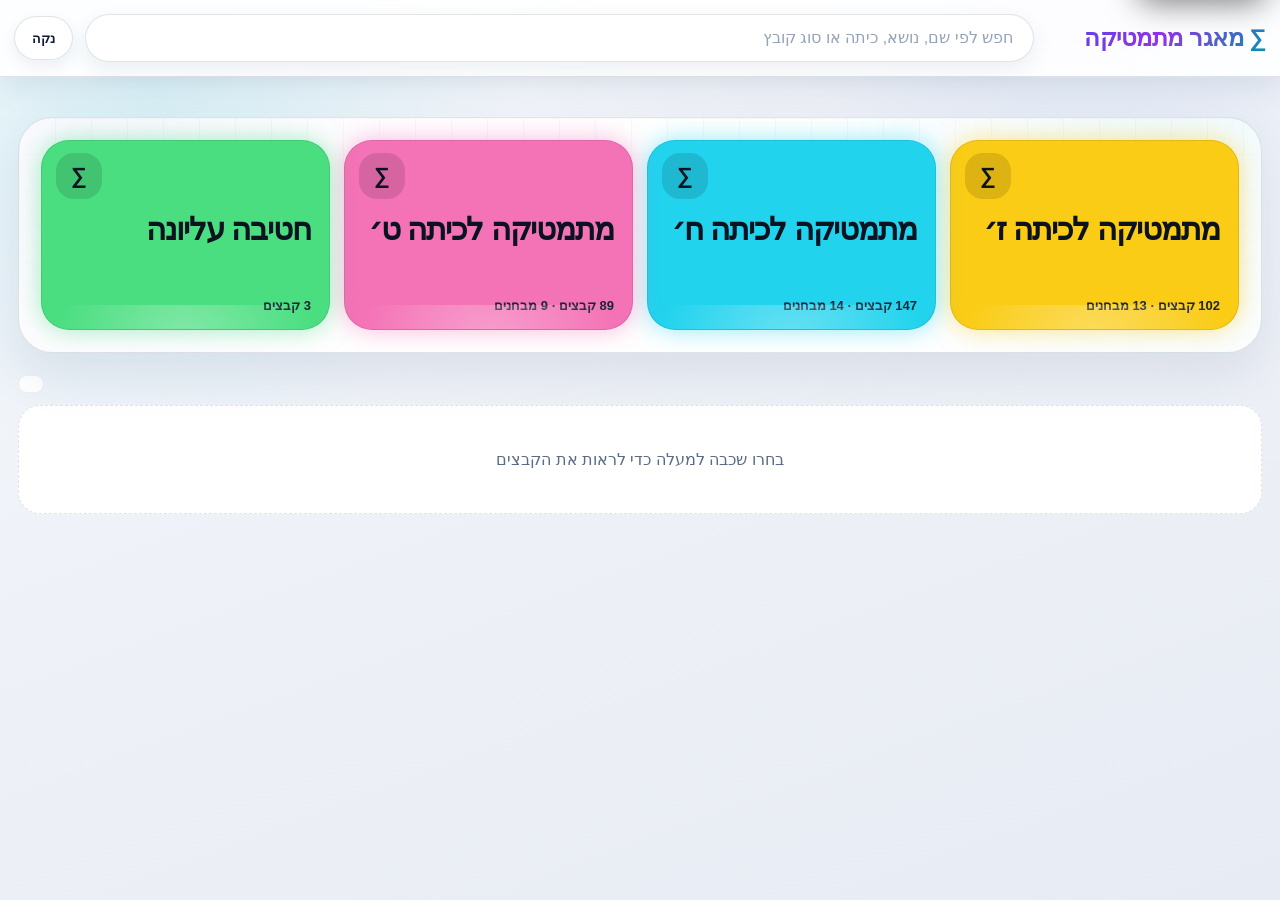
<file: index.html>
<!doctype html>
<html lang="he" dir="rtl">
<head>
  <meta charset="utf-8">
  <meta name="viewport" content="width=device-width,initial-scale=1,viewport-fit=cover">
  <meta name="theme-color" content="#eef1f7">
  <meta name="color-scheme" content="light">
  <meta name="apple-mobile-web-app-capable" content="yes">
  <meta name="apple-mobile-web-app-status-bar-style" content="black-translucent">
  <title>מאגר מתמטיקה</title>
  <meta name="description" content="מאגר קבצי מתמטיקה עם צפייה מוטמעת, פתיחה בכרטיסייה, הורדה ושיתוף">
  <link rel="stylesheet" href="assets/site.css">
  <link rel="stylesheet" href="assets/site-premium-nav.css">
  <link rel="stylesheet" href="assets/site-highschool-units.css">
  <link rel="stylesheet" href="assets/site-direct-tasks.css">
</head>
<body>
  <noscript>
    <div style="padding:3rem;text-align:center;color:white;background:#07111f;min-height:100vh;direction:rtl;font-family:Arial,sans-serif">
      יש להפעיל JavaScript כדי להשתמש במאגר הקבצים.
    </div>
  </noscript>

  <header class="top">
    <div class="bar">
      <div>
        <div class="brand">∑ מאגר מתמטיקה</div>
      </div>
      <input id="q" class="q" type="search" placeholder="חפש לפי שם, נושא, כיתה או סוג קובץ" autocomplete="off">
      <button id="clear" class="btn">נקה</button>
    </div>
  </header>

  <div class="wrap">
    <section id="filters"></section>

    <div class="head">
      <h2 id="ttl">טוען...</h2>
      <span id="meta"></span>
    </div>

    <main id="app" class="load">טוען קבצים...</main>
  </div>

  <div id="modal" class="modal" role="dialog" aria-modal="true" aria-labelledby="mt" aria-describedby="ms">
    <div class="panel">
      <div class="mh">
        <div>
          <div id="mt" class="mt">קובץ</div>
          <div id="ms" class="sub">צפייה מוטמעת</div>
        </div>
        <div class="ma">
          <a id="mo" class="act" target="_blank" rel="noopener noreferrer">↗ פתח</a>
          <a id="md" class="act down">⬇ הורדה</a>
          <button id="x" class="x" aria-label="סגור">×</button>
        </div>
      </div>
      <div class="vw">
        <iframe id="viewer" class="viewer" title="תצוגת קובץ"></iframe>
      </div>
    </div>
  </div>

  <script src="assets/site.js"></script>
  <script src="assets/site-direct-tasks.js"></script>
  <script src="assets/site-url-state.js"></script>
  <script src="assets/site-deeplink.js"></script>
  <script src="assets/site-share.js"></script>
  <script src="assets/site-modal-share.js"></script>
  <script src="assets/site-help.js"></script>
</body>
</html>
</file>
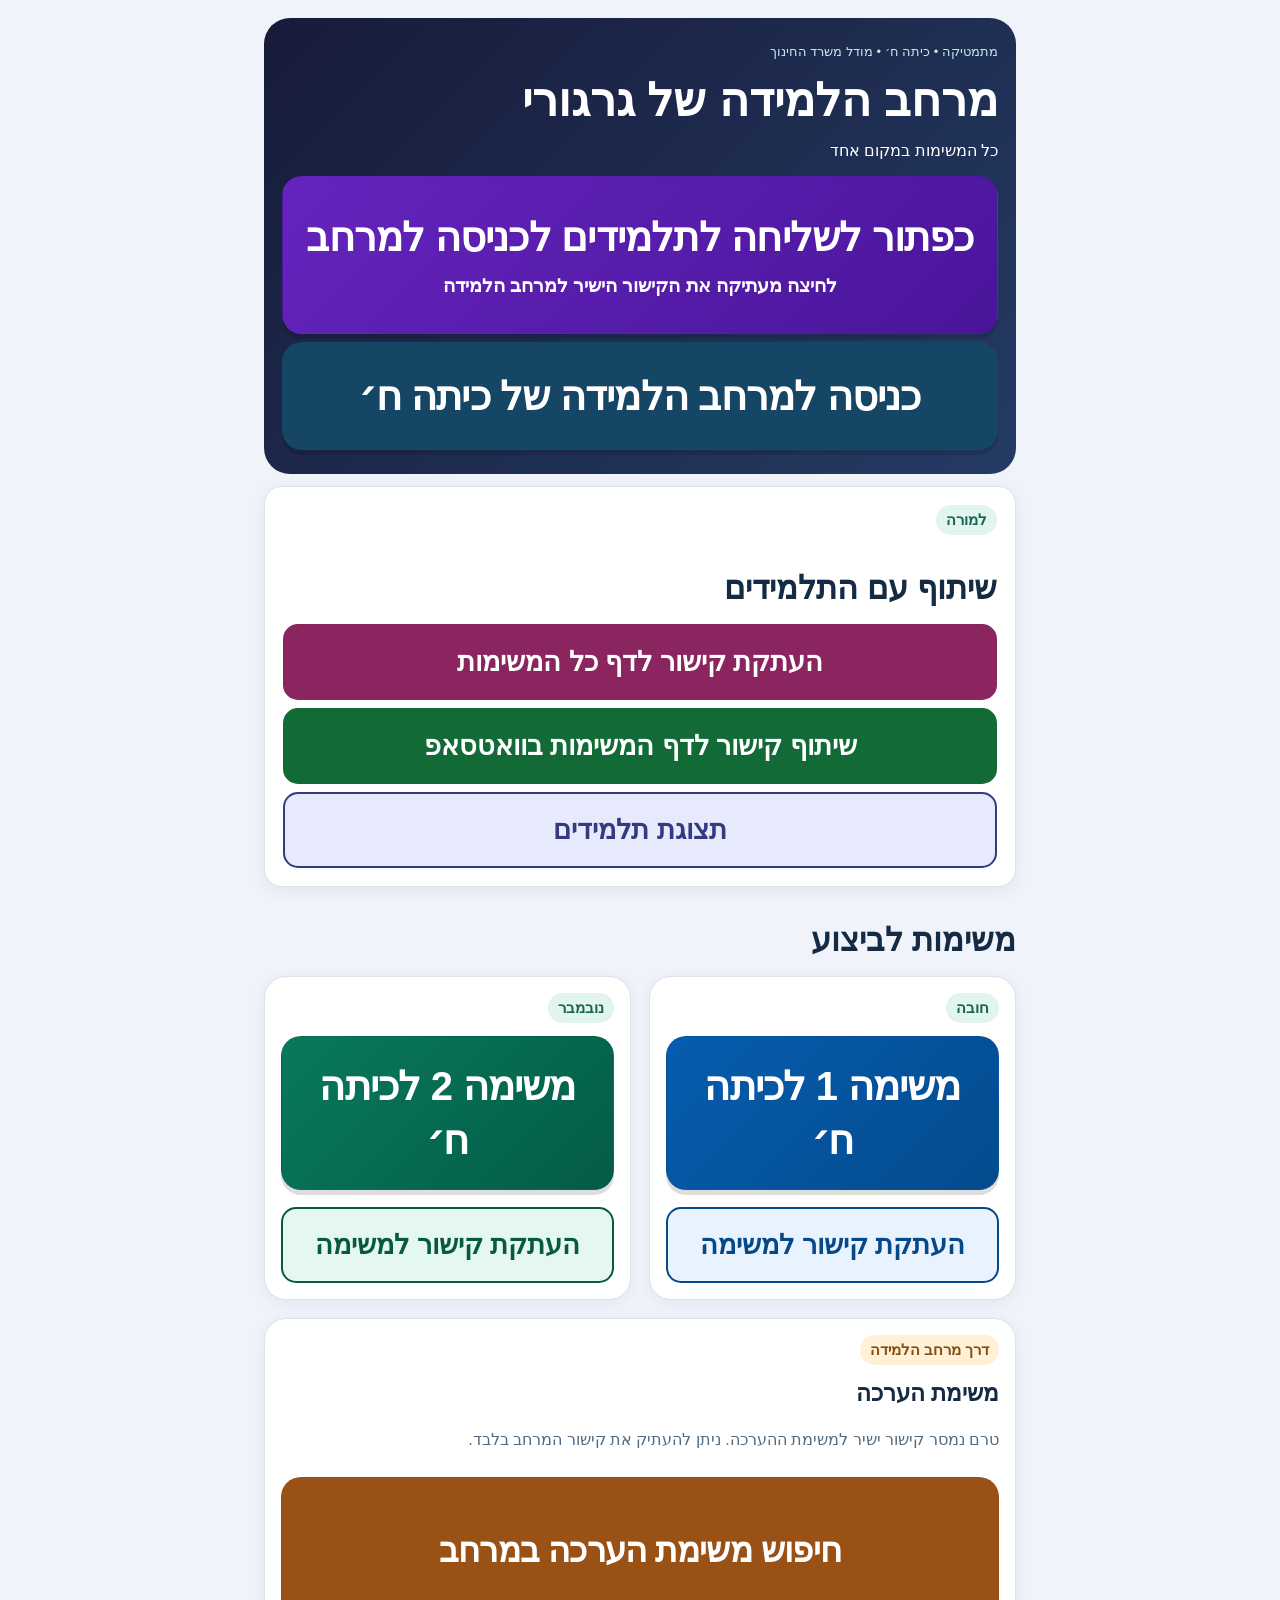
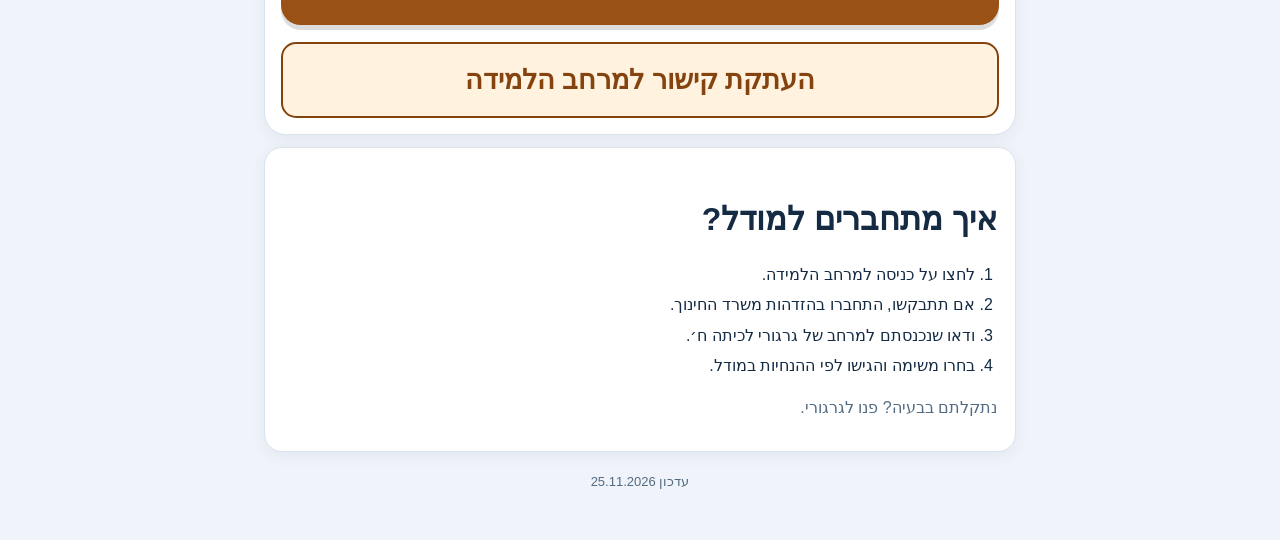
<file: docs/gregory-moodle.html>
<!doctype html><html lang="he" dir="rtl"><head><meta charset="utf-8"><meta name="viewport" content="width=device-width,initial-scale=1"><meta name="robots" content="noindex,nofollow"><title>מתמטיקה ח׳ | גרגורי</title><style>
*{box-sizing:border-box}body{margin:0;background:#eef4f9;color:#142b43;font:16px/1.6 Arial,sans-serif}main{max-width:860px;margin:auto;padding:18px 14px 40px}header{padding:28px;border-radius:24px;background:radial-gradient(ellipse at 0 0,#176e71,transparent 75%),#142d4b;color:white}h1{font-size:clamp(27px,6vw,42px);line-height:1.2;margin:10px 0}h2{font-size:21px;margin:20px 0 10px}h3{font-size:23px;margin:5px 0}p{margin:5px 0 12px}small{color:#547087}.eyebrow{color:#c3e9e4;font-size:13px}.card{background:#fff;border:1px solid #d9e4ed;border-radius:18px;padding:18px;margin-top:12px;box-shadow:0 4px 16px #122a4210}.grid{display:grid;grid-template-columns:repeat(auto-fit,minmax(min(100%,250px),1fr));gap:12px}.grid .card{margin:0}.btn{display:flex;align-items:center;justify-content:center;min-height:52px;width:100%;padding:11px 13px;border:1px solid transparent;border-radius:12px;font:700 16px/1.4 Arial,sans-serif;text-decoration:none;cursor:pointer;text-align:center;background:#184d88;color:#fff;margin-top:8px}.green{background:#087660}.light{background:#fff;color:#16436c;border-color:#c8d8e4}.white{background:#fff;color:#142d4b}.tag{display:inline-block;background:#e1f4ed;color:#176452;font-size:13px;border-radius:20px;padding:3px 10px}.pending{background:#fff0d6;color:#805016}.student [data-teacher]{display:none!important}.muted{color:#526b81;font-size:14px}footer{text-align:center;color:#526b81;margin-top:20px;font-size:13px}a:focus-visible,button:focus-visible{outline:3px solid #e6a23c;outline-offset:3px}#status{position:fixed;bottom:16px;left:50%;transform:translateX(-50%);background:#142d4b;color:#fff;padding:12px 18px;border-radius:12px;z-index:5;text-align:center;width:max-content;max-width:90%}[hidden]{display:none!important}dialog{max-width:92%;width:480px;border:0;border-radius:18px;padding:18px}dialog::backdrop{background:#142d4b88}textarea{width:100%;min-height:160px;font:inherit;border:1px solid #a5b6c7;border-radius:8px;padding:8px}ol{padding-right:22px}li{margin:5px 0}
.task-btn{min-height:82px;font-size:clamp(22px,5vw,28px);padding:18px 12px;border-radius:16px}.grid .card{display:flex;flex-direction:column;align-items:stretch}.grid .card .tag{align-self:flex-start}.grid .card button{margin-top:12px}

/* Large, touch-first controls, with distinct accessible color families. */
body{background:#f0f3fa}main{max-width:780px;padding:18px 14px 48px}header{padding:24px 18px;background:linear-gradient(135deg,#171b39,#243b64);border-radius:26px}h1{font-size:clamp(30px,7vw,46px)}h2{font-size:clamp(24px,5.8vw,32px);font-weight:800;margin-top:28px}.grid{grid-template-columns:1fr;gap:18px}.grid .card{padding:16px;gap:5px;border-radius:22px}.btn{font-size:clamp(20px,5vw,24px);min-height:66px;font-weight:800;line-height:1.35;overflow-wrap:anywhere}.giant{min-height:clamp(116px,20vw,148px);padding:22px 16px;font-size:clamp(29px,7vw,40px);font-weight:900;border-radius:20px;letter-spacing:-.02em;box-shadow:0 5px 0 #0002;transition:transform .15s ease,filter .15s ease;flex-direction:column;gap:9px}.giant:active,.copy-big:active{transform:translateY(2px);filter:brightness(.94)}.giant small{font-size:clamp(15px,3.8vw,19px);font-weight:600;color:#fff;line-height:1.4;letter-spacing:0}.purple{background:linear-gradient(135deg,#6524bd,#49159a);color:white;min-height:158px}.course-open{background:#164666;color:white;min-height:108px}.task-one{background:linear-gradient(135deg,#075caf,#034b8c);color:white}.task-two{background:linear-gradient(135deg,#08795d,#045b47);color:white}.assessment{background:#995116;color:white;font-size:clamp(25px,6vw,34px)}.copy-big{min-height:76px;font-size:clamp(22px,5.5vw,27px);padding:15px 12px;border-radius:15px;border:2px solid currentColor;transition:transform .15s ease}.copy-one{background:#e9f3ff;color:#064989}.copy-two{background:#e5f8f0;color:#075943}.copy-assessment{background:#fff2df;color:#85440f}.all-share{background:#8b255f;color:white;border-color:#8b255f}.wa-share{background:#126b37;color:white;border-color:#126b37}.student-view{background:#e7e9fd;color:#343a80}.tag{font-size:15px;font-weight:700}.muted{font-size:16px}#status{font-size:18px;font-weight:700;box-shadow:0 6px 20px #0003}@media(prefers-reduced-motion:reduce){.btn{transition:none}}@media(max-width:380px){main{padding-inline:10px}header,.grid .card{padding-inline:12px}.giant{font-size:29px}.purple{font-size:28px}}

/* Hebrew reading order: rightmost first on wide screens, top to bottom on phones. */
html,body,main,header,section,article,.grid,dialog{direction:rtl;text-align:right}
.btn{direction:rtl;text-align:center;unicode-bidi:isolate}
.grid{display:grid;direction:rtl;grid-auto-flow:row;grid-template-columns:repeat(2,minmax(0,1fr));align-items:stretch}
.grid>.card:last-child{grid-column:1/-1}
.grid>.card{min-width:0}
.grid .card .tag{align-self:flex-start}
#fallback{direction:ltr;text-align:left;unicode-bidi:plaintext}
@media(max-width:620px){.grid{grid-template-columns:minmax(0,1fr)}.grid>.card:last-child{grid-column:auto}}
</style></head><body><main><header><div class="eyebrow">מתמטיקה • כיתה ח׳ • מודל משרד החינוך</div><h1>מרחב הלמידה של גרגורי</h1><p>כל המשימות במקום אחד</p><button class="btn giant purple" data-teacher data-copy="course"><span>כפתור לשליחה לתלמידים לכניסה למרחב</span><small>לחיצה מעתיקה את הקישור הישיר למרחב הלמידה</small></button><a class="btn giant course-open" href="https://moodlemoe.lms.education.gov.il/course/view.php?id=37767">כניסה למרחב הלמידה של כיתה ח׳</a></header>
<section class="card" data-teacher><span class="tag">למורה</span><h2>שיתוף עם התלמידים</h2><button class="btn copy-big all-share" data-copy="student">העתקת קישור לדף כל המשימות</button><button class="btn copy-big wa-share" id="wa">שיתוף קישור לדף המשימות בוואטסאפ</button><a class="btn copy-big student-view" href="?view=student">תצוגת תלמידים</a></section>
<h2>משימות לביצוע</h2><div class="grid"><article class="card"><span class="tag">חובה</span><a class="btn giant task-one" href="https://moodlemoe.lms.education.gov.il/mod/quiz/view.php?id=7106517">משימה 1 לכיתה ח׳</a><button class="btn copy-big copy-one" data-teacher data-copy="wall">העתקת קישור למשימה</button></article><article class="card"><span class="tag">נובמבר</span><a class="btn giant task-two" href="https://moodlemoe.lms.education.gov.il/mod/quiz/view.php?id=7106518">משימה 2 לכיתה ח׳</a><button class="btn copy-big copy-two" data-teacher data-copy="nov">העתקת קישור למשימה</button></article><article class="card"><span class="tag pending">דרך מרחב הלמידה</span><h3>משימת הערכה</h3><p class="muted">טרם נמסר קישור ישיר למשימת ההערכה. ניתן להעתיק את קישור המרחב בלבד.</p><a class="btn giant assessment" href="https://moodlemoe.lms.education.gov.il/course/view.php?id=37767">חיפוש משימת הערכה במרחב</a><button class="btn copy-big copy-assessment" data-teacher data-copy="course">העתקת קישור למרחב הלמידה</button></article></div>
<section class="card"><h2>איך מתחברים למודל?</h2><ol><li>לחצו על כניסה למרחב הלמידה.</li><li>אם תתבקשו, התחברו בהזדהות משרד החינוך.</li><li>ודאו שנכנסתם למרחב של גרגורי לכיתה ח׳.</li><li>בחרו משימה והגישו לפי ההנחיות במודל.</li></ol><p class="muted">נתקלתם בבעיה? פנו לגרגורי.</p></section><footer>עדכון 25.11.2026</footer></main><div id="status" role="status" hidden></div><dialog id="manual"><h2>העתקה ידנית</h2><textarea id="fallback" readonly></textarea><button class="btn" id="close">סגירה</button></dialog><script>
const u={course:'https://moodlemoe.lms.education.gov.il/course/view.php?id=37767',wall:'https://moodlemoe.lms.education.gov.il/mod/quiz/view.php?id=7106517',nov:'https://moodlemoe.lms.education.gov.il/mod/quiz/view.php?id=7106518'};const student=new URL('?view=student',location.href).href;const m={course:u.course,student:student,wall:u.wall,nov:u.nov};if(new URLSearchParams(location.search).get('view')==='student')document.body.classList.add('student');let timer;async function copy(t){try{await navigator.clipboard.writeText(t);const s=document.querySelector('#status');s.textContent='הקישור הועתק – אפשר להדביק לתלמידים';s.hidden=false;clearTimeout(timer);timer=setTimeout(()=>s.hidden=true,2500)}catch(e){const d=document.querySelector('#manual'),f=document.querySelector('#fallback');f.value=t;d.showModal();f.focus();f.select()}}document.querySelectorAll('[data-copy]').forEach(b=>b.onclick=()=>copy(m[b.dataset.copy]));document.querySelector('#close').onclick=()=>document.querySelector('#manual').close();document.querySelector('#wa').onclick=()=>window.open('https://wa.me/?text='+encodeURIComponent(m.student),'_blank','noopener,noreferrer');
</script></body></html>
</file>
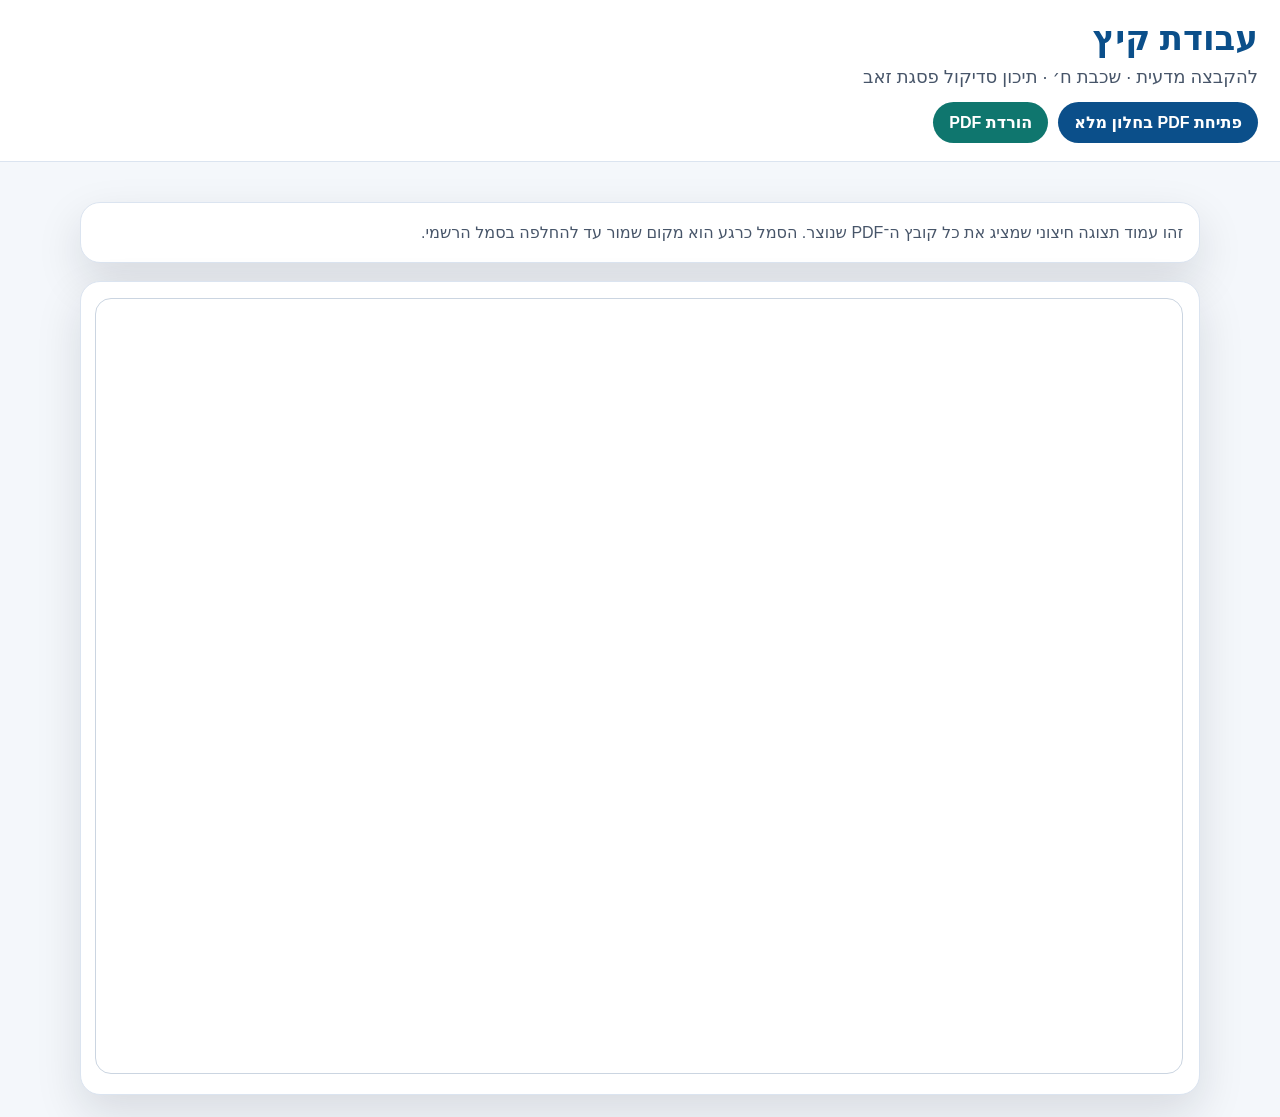
<file: previews/avoda-kayitz-h8-madait-2026-07-01.html>
<!doctype html>
<html lang="he" dir="rtl">
<head>
<meta charset="utf-8">
<meta name="viewport" content="width=device-width,initial-scale=1">
<title>עבודת קיץ - הקבצה מדעית - שכבת ח׳</title>
<style>
body{margin:0;background:#f4f7fb;color:#0f172a;font-family:Arial,system-ui,sans-serif}header{background:#fff;border-bottom:1px solid #dbe4f0;padding:18px 22px;position:sticky;top:0;z-index:5}main{max-width:1120px;margin:auto;padding:22px}h1{margin:0;color:#0b4f8a;font-size:34px}.sub{margin:8px 0 0;color:#475569;font-size:18px}.card{background:white;border:1px solid #dbe4f0;border-radius:20px;box-shadow:0 18px 45px #0f172a20;padding:16px;margin-top:18px}.actions{display:flex;gap:10px;flex-wrap:wrap;margin-top:14px}.btn{display:inline-block;background:#0b4f8a;color:white;text-decoration:none;border-radius:999px;padding:11px 16px;font-weight:700}.btn.green{background:#0f766e}.pdf{width:100%;height:86vh;border:1px solid #cbd5e1;border-radius:16px;background:#fff}.note{color:#475569;line-height:1.7}
</style>
</head>
<body>
<header>
<h1>עבודת קיץ</h1>
<div class="sub">להקבצה מדעית · שכבת ח׳ · תיכון סדיקול פסגת זאב</div>
<div class="actions">
<a class="btn" href="https://drive.google.com/file/d/1QoNPKu8BPytsYrZZnyNsmNO0_Uvj_krW/view?usp=drivesdk" target="_blank" rel="noopener">פתיחת PDF בחלון מלא</a>
<a class="btn green" href="https://drive.google.com/uc?export=download&id=1QoNPKu8BPytsYrZZnyNsmNO0_Uvj_krW" target="_blank" rel="noopener">הורדת PDF</a>
</div>
</header>
<main>
<section class="card note">זהו עמוד תצוגה חיצוני שמציג את כל קובץ ה־PDF שנוצר. הסמל כרגע הוא מקום שמור עד להחלפה בסמל הרשמי.</section>
<section class="card">
<iframe class="pdf" src="https://drive.google.com/file/d/1QoNPKu8BPytsYrZZnyNsmNO0_Uvj_krW/preview" allow="autoplay"></iframe>
</section>
</main>
</body>
</html>
</file>
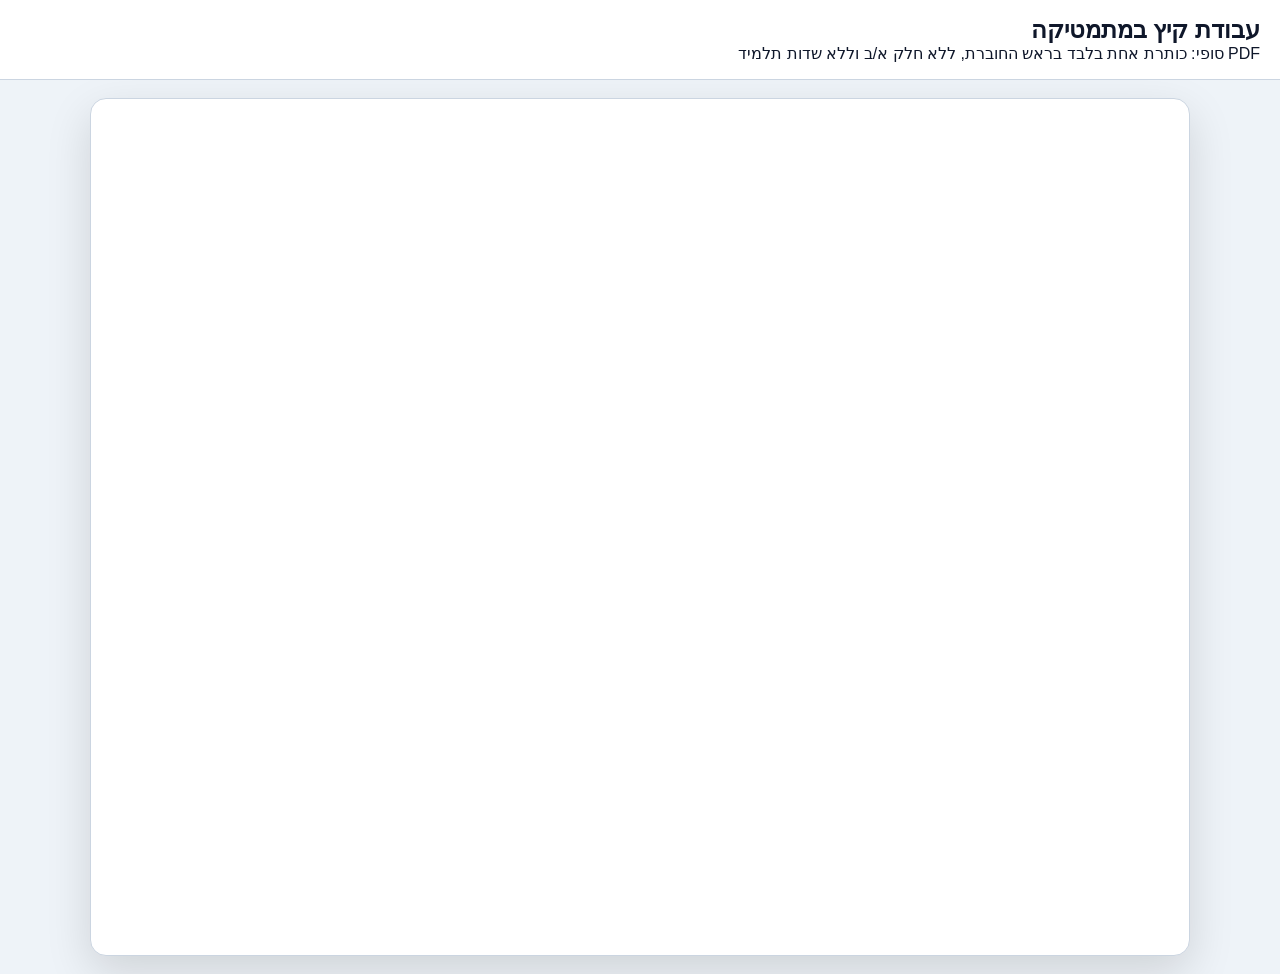
<file: previews/final-clean-h8.html>
<!doctype html>
<html lang="he" dir="rtl">
<head>
<meta charset="utf-8">
<meta name="viewport" content="width=device-width,initial-scale=1">
<title>עבודת קיץ במתמטיקה</title>
<style>
body{margin:0;background:#eef3f8;font-family:Arial,sans-serif;color:#0f172a}
header{background:white;padding:16px 20px;border-bottom:1px solid #cbd5e1;position:sticky;top:0}
main{max-width:1100px;margin:auto;padding:18px}
h1{margin:0;font-size:24px}
.box{background:white;border:1px solid #cbd5e1;border-radius:16px;padding:12px;box-shadow:0 16px 45px #0002}
iframe{width:100%;height:92vh;border:0;border-radius:10px}
</style>
</head>
<body>
<header>
<h1>עבודת קיץ במתמטיקה</h1>
<div>PDF סופי: כותרת אחת בלבד בראש החוברת, ללא חלק א/ב וללא שדות תלמיד</div>
</header>
<main>
<div class="box"><iframe src="final-clean-h8/final-clean-h8.pdf"></iframe></div>
</main>
</body>
</html>
</file>
<file: assets/site.css>
*{box-sizing:border-box}
:root{
  --bg:#eef1f7;
  --bg2:#e7ebf3;
  --panel:#ffffff;
  --panel2:#f6f8fc;
  --card:#ffffff;
  --card2:#f7f9fd;
  --text:#0f1b2e;
  --muted:#5a6b85;
  --soft:#334155;
  --line:#0f1b2e1f;
  --line2:#0f1b2e12;
  --brand1:#4f46e5;
  --brand2:#9333ea;
  --brand3:#0891b2;
  --green:#15803d;
  --blue:#0284c7;
  --amber:#b45309;
  --danger:#dc2626;
  --shadow:0 18px 44px #29406b26;
  --shadow2:0 12px 30px #29406b1f;
  --glow:0 0 34px #4f46e522;
  --safe-top:env(safe-area-inset-top,0px);
  --safe-bottom:env(safe-area-inset-bottom,0px);
  --safe-left:env(safe-area-inset-left,0px);
  --safe-right:env(safe-area-inset-right,0px)
}
html{scroll-behavior:smooth;overflow-x:hidden;background:var(--bg)}
body{margin:0;font-family:Arial,"Noto Sans Hebrew","Rubik",sans-serif;background:radial-gradient(circle at 85% -10%,#dbe4f5 0,#eef1f7 22%,transparent 40%),radial-gradient(circle at 12% 12%,#d9f0f6 0,transparent 26%),linear-gradient(160deg,#f7f9fd 0,#eef1f7 46%,#e7ebf3 100%);color:var(--text);direction:rtl;overflow-x:hidden;min-width:0;min-height:100vh}
body:before{content:"";position:fixed;inset:0;pointer-events:none;background:linear-gradient(90deg,#0f1b2e08 1px,transparent 1px),linear-gradient(#0f1b2e06 1px,transparent 1px);background-size:42px 42px;mask-image:linear-gradient(to bottom,#0006,transparent 75%);z-index:-1}
.top{position:sticky;top:0;z-index:5;background:#ffffffe8;border-bottom:1px solid var(--line);padding:calc(14px + var(--safe-top)) calc(14px + var(--safe-right)) 14px calc(14px + var(--safe-left));backdrop-filter:blur(18px) saturate(1.25);box-shadow:0 10px 30px #29406b1a}
.bar{max-width:1280px;margin:auto;display:flex;flex-wrap:wrap;gap:12px;align-items:center}.bar>div:first-child{min-width:220px;margin-inline-end:auto}.brand{font-weight:900;font-size:24px;letter-spacing:-.02em;background:linear-gradient(135deg,#4f46e5,#9333ea 52%,#0891b2);-webkit-background-clip:text;background-clip:text;color:transparent}.sub{color:var(--muted);font-size:13px;margin-top:3px}.q{flex:1 1 340px;min-width:230px;border:1px solid var(--line);border-radius:999px;background:#ffffff;color:var(--text);padding:14px 20px;font-size:16px;outline:none;transition:.18s ease;box-shadow:inset 0 1px 0 #ffffff,0 8px 22px #29406b14}.q::placeholder{color:#94a3b8}.q:focus{border-color:#6366f1;box-shadow:0 0 0 4px #6366f126,0 12px 30px #29406b1f;background:#ffffff}
.wrap{max-width:1280px;margin:auto;padding:22px max(18px,var(--safe-right)) calc(24px + var(--safe-bottom)) max(18px,var(--safe-left));min-width:0}.group,.file{border:1px solid var(--line);background:var(--card);border-radius:24px}
.btn,.chip,.act,.x{appearance:none;-webkit-tap-highlight-color:transparent;transition:transform .16s ease,box-shadow .16s ease,background .16s ease,border-color .16s ease,opacity .16s ease,color .16s ease}.btn,.chip{border:1px solid var(--line);background:#ffffff;color:var(--text);border-radius:999px;padding:12px 17px;font-weight:900;cursor:pointer;min-height:44px;display:inline-flex;align-items:center;justify-content:center;gap:7px;text-decoration:none;box-shadow:0 6px 16px #29406b14;white-space:normal;text-align:center}.btn:hover,.chip:hover,.act:hover,.x:hover{transform:translateY(-2px);border-color:#6366f188;box-shadow:0 12px 26px #29406b26}.btn:active,.chip:active,.act:active,.x:active{transform:translateY(0) scale(.98)}.btn:focus-visible,.chip:focus-visible,.act:focus-visible,.x:focus-visible{outline:3px solid #6366f1;outline-offset:2px}.chip.on{background:linear-gradient(135deg,var(--brand1),var(--brand2));border-color:transparent;color:#fff;box-shadow:0 12px 28px #4f46e540}.chips{display:flex;flex-wrap:wrap;gap:9px;margin:11px 0;max-width:100%}.sortbar{margin-top:14px;padding:12px;border:1px solid var(--line2);border-radius:22px;background:var(--panel2);box-shadow:inset 0 1px 0 #ffffff}.sort-title{display:inline-flex;align-items:center;min-height:44px;padding:0 5px 0 12px;color:var(--muted);font-weight:900}.sort-chip{border-color:#38bdf866;background:#e6f5fb;color:#075985}.sort-chip.on{background:linear-gradient(135deg,#0ea5e9,#4f46e5);color:#fff;box-shadow:0 12px 26px #0ea5e93a}.head{display:flex;justify-content:space-between;align-items:center;gap:10px;margin:22px 0 12px;min-width:0}.head h2{min-width:0;overflow-wrap:anywhere;font-size:24px;margin:0;color:var(--text)}.head #meta{color:var(--muted);background:#ffffff;border:1px solid var(--line2);border-radius:999px;padding:8px 12px;font-weight:800}
.groups{display:flex;flex-direction:column;gap:16px;min-width:0}.group{overflow:hidden;box-shadow:var(--shadow2);border-color:var(--line)}.ghead{display:flex;justify-content:space-between;gap:10px;background:linear-gradient(90deg,#0ea5e914,#4f46e510);padding:15px 17px;border-bottom:1px solid var(--line);font-weight:900;color:var(--text)}.ghead span{min-width:0;overflow-wrap:anywhere}.ghead span:first-child:before{content:"📚";margin-inline-end:7px}.grid{display:grid;grid-template-columns:repeat(auto-fill,minmax(min(285px,100%),1fr));gap:14px;padding:14px}.file{position:relative;background:var(--card);overflow:hidden;display:flex;flex-direction:column;min-height:252px;box-shadow:0 10px 26px #29406b14;min-width:0;transition:transform .18s ease,box-shadow .18s ease,border-color .18s ease}.file:before{content:"";position:absolute;inset:0;background:radial-gradient(circle at 100% 0,#4f46e514,transparent 32%);pointer-events:none}.file:hover{transform:translateY(-3px);box-shadow:0 18px 40px #29406b26;border-color:#6366f166}.body{padding:16px;flex:1;min-width:0;position:relative}.ft{display:flex;gap:12px;min-width:0;align-items:flex-start}.ico{width:46px;height:46px;flex:0 0 46px;border-radius:16px;display:grid;place-items:center;background:linear-gradient(135deg,var(--brand1),var(--brand2));box-shadow:0 10px 24px #4f46e540;font-size:22px}.title{font-weight:900;line-height:1.38;min-width:0;overflow-wrap:anywhere;color:var(--text);font-size:16px}.tags{display:flex;flex-wrap:wrap;gap:6px;margin-top:11px}.tag{font-size:12px;border:1px solid var(--line);border-radius:999px;padding:5px 9px;color:#334155;background:#eef1f7;overflow-wrap:anywhere}.topic{color:#3730a3;background:#e7e5fb;border-color:#a5b4fc}
.acts{border-top:1px solid var(--line);padding:11px;display:grid;grid-template-columns:repeat(2,minmax(0,1fr));gap:9px;background:#f6f8fc;position:relative}.act{min-height:46px;border:1px solid var(--line);border-radius:16px;background:#ffffff;color:var(--text);text-decoration:none;display:flex;align-items:center;justify-content:center;text-align:center;font-weight:900;font-size:13px;cursor:pointer;padding:0 12px;line-height:1.25;min-width:0;overflow-wrap:anywhere}.view{grid-column:1/-1;background:linear-gradient(135deg,var(--brand1),var(--brand2));border-color:transparent;color:#fff;box-shadow:0 10px 24px #4f46e540}.down{color:#14532d;background:#dcfce7;border-color:#86efac}.fast-download{box-shadow:0 10px 24px #22c55e2e}.fast-download:before{content:"⚡";margin-inline-end:4px}.act.disabled,.act[aria-disabled="true"]{opacity:.6;cursor:not-allowed;background:#eef1f7!important;border-color:#cbd5e1!important;color:#94a3b8!important;box-shadow:none!important;transform:none!important}.acts .act[href*="wa.me"],#share-modal-file-whatsapp{background:#dcfce7;border-color:#86efac;color:#14532d}.acts button.act,.acts .act:not(.view):not(.down){background:#e6f2fb;border-color:#93c5fd;color:#0c4a6e}.empty{text-align:center;border:1px dashed var(--line);border-radius:22px;padding:44px;color:var(--muted);background:#ffffff}
.modal{position:fixed;inset:0;display:none;background:#1e293bb0;z-index:99;padding:calc(12px + var(--safe-top)) calc(12px + var(--safe-right)) calc(12px + var(--safe-bottom)) calc(12px + var(--safe-left));overflow:hidden;backdrop-filter:blur(6px)}.panel{height:100%;max-width:1200px;margin:auto;background:#ffffff;border:1px solid var(--line);border-radius:24px;overflow:hidden;display:flex;flex-direction:column;box-shadow:0 34px 90px #1e293b59;min-width:0}.mh{display:grid;grid-template-columns:minmax(0,1fr) auto;gap:10px;align-items:center;padding:14px 16px;background:#f6f8fc;border-bottom:1px solid var(--line)}.mt{font-weight:900;white-space:nowrap;overflow:hidden;text-overflow:ellipsis;font-size:17px;color:var(--text)}.ma{display:flex;flex-wrap:wrap;gap:8px;justify-content:flex-end;min-width:0}.ma .act{padding:0 13px;min-height:40px}.x{width:42px;min-width:42px;height:42px;border-radius:14px;border:1px solid var(--line);background:#ffffff;color:var(--text);font-size:22px;cursor:pointer}.x:hover{background:#fee2e2;border-color:#f87171;color:#b91c1c}.viewer{width:100%;height:100%;border:0;background:#ffffff}.vw{flex:1;min-height:0}.load{min-height:35vh;display:grid;place-items:center;color:var(--muted)}
@media(max-width:920px){.bar>div:first-child{margin-inline-end:0}.bar{display:grid;grid-template-columns:1fr auto auto}.q{grid-column:1/-1;min-width:100%}.wrap{padding-top:18px}}
@media(max-width:760px){.bar{grid-template-columns:1fr}.grid{grid-template-columns:1fr;padding:10px}.acts{grid-template-columns:1fr}.act,.btn,.chip{min-height:48px;font-size:14px}.sortbar{border-radius:18px}.sort-title{width:100%;justify-content:center;padding:0}.mh{grid-template-columns:1fr}.ma{justify-content:stretch}.ma .act,.ma .x{flex:1 1 calc(50% - 8px)}.q{min-width:100%}.head{align-items:flex-start;flex-direction:column}.file{border-radius:20px}}
@media(max-width:390px){.wrap{padding-inline:12px}.top{padding-inline:12px}.brand{font-size:21px}.chips{gap:7px}.chip,.btn{padding-inline:13px}.ma .act,.ma .x{flex-basis:100%}.file{min-height:auto}}
@media(max-height:620px){.modal{padding:6px}.panel{border-radius:16px}.mh{padding:9px 11px}.ma .act,.ma .x{min-height:36px}}
@media(prefers-reduced-motion:reduce){*{transition:none!important;scroll-behavior:auto!important}}
</file>
<file: assets/site-premium-nav.css>
/* Premium teacher navigation layer for Maagar.
   Hebrew RTL, calm, useful and non-generic navigation controls.
   Light theme: white surfaces, dark text, colored accents. */

.grade-gateway{
  position:relative;
  margin:18px 0 18px;
  padding:22px;
  border:1px solid var(--line);
  border-radius:34px;
  background:radial-gradient(circle at 92% 0,#38bdf814,transparent 28%),radial-gradient(circle at 8% 16%,#a78bfa12,transparent 26%),#ffffff;
  box-shadow:0 20px 50px #29406b1c;
  overflow:hidden;
}

.grade-gateway:before{
  content:"";
  position:absolute;
  inset:0;
  pointer-events:none;
  background:linear-gradient(90deg,#0f1b2e07 1px,transparent 1px),linear-gradient(#0f1b2e05 1px,transparent 1px);
  background-size:36px 36px;
  mask-image:linear-gradient(to bottom,#000,transparent 95%);
}

.grade-gateway>*{position:relative}







.grade-entry-grid{
  display:grid;
  grid-template-columns:repeat(4,minmax(0,1fr));
  gap:14px;
}

.grade-entry{
  position:relative;
  min-height:190px;
  padding:18px;
  border:1px solid #0f1b2e1a;
  border-radius:28px;
  color:#0b1220;
  text-align:right;
  cursor:pointer;
  background:#ffffff;
  box-shadow:0 14px 34px #29406b1f;
  overflow:hidden;
  transition:transform .18s ease,border-color .18s ease,box-shadow .18s ease,background .18s ease;
}

.grade-entry:before{
  content:"∑";
  position:absolute;
  left:14px;
  top:12px;
  width:46px;
  height:46px;
  border-radius:18px;
  display:grid;
  place-items:center;
  background:#0000001f;
  color:#0b1220;
  font-size:22px;
  font-weight:900;
}

.grade-entry:after{
  content:"";
  position:absolute;
  inset:auto -20% -35% -20%;
  height:90px;
  background:radial-gradient(circle,#ffffff55,transparent 64%);
  pointer-events:none;
}

/* ====== כפתורי השכבות — סגנון "זוהר בהיר", צבעים קבועים ====== */
/* צהוב · ציאן · ורוד · ירוק — מילוי בהיר + הילה באותו צבע + טקסט כהה */
.grade-entry:nth-child(1){background:#facc15;box-shadow:0 0 24px #facc1580}
.grade-entry:nth-child(2){background:#22d3ee;box-shadow:0 0 24px #22d3ee80}
.grade-entry:nth-child(3){background:#f472b6;box-shadow:0 0 24px #f472b680}
.grade-entry:nth-child(4){background:#4ade80;box-shadow:0 0 24px #4ade8080}
/* טקסט כהה וקריא על המילוי הבהיר */
.grade-entry strong{color:#0b1220}
.grade-entry em{color:#1b2435}

.grade-entry:hover{
  transform:translateY(-4px);
  border-color:#0f1b2e33;
  box-shadow:0 24px 56px #29406b33;
}

.grade-entry:focus-visible{
  outline:3px solid #1e293b;
  outline-offset:3px;
}



.grade-entry strong{
  display:block;
  margin:0 0 10px;
  font-size:clamp(22px,2.8vw,31px);
  line-height:1.12;
  letter-spacing:-.035em;
}

.grade-entry em{
  position:absolute;
  right:18px;
  bottom:16px;
  font-style:normal;
  color:#1b2435;
  font-weight:900;
  font-size:13px;
}

.gradebar{
  padding:14px;
  border:1px solid var(--line);
  border-radius:28px;
  background:var(--panel2);
  box-shadow:inset 0 1px 0 #ffffff,0 12px 30px #29406b14;
}





.grade-hub{
  position:relative;
  margin:16px 0;
  padding:20px;
  border:1px solid var(--line);
  border-radius:30px;
  background:radial-gradient(circle at 96% 0,#38bdf814,transparent 31%),radial-gradient(circle at 12% 20%,#a78bfa10,transparent 30%),#ffffff;
  box-shadow:0 18px 46px #29406b1c;
  overflow:hidden;
}

.grade-hub:before{
  content:"";
  position:absolute;
  inset:0;
  pointer-events:none;
  background:linear-gradient(90deg,#0f1b2e05 1px,transparent 1px);
  background-size:34px 34px;
  opacity:.5;
}

.grade-hub>*{position:relative}
.grade-hub h2{margin:0 0 6px;font-size:clamp(24px,4vw,38px);letter-spacing:-.035em;line-height:1.1;color:var(--text)}
.grade-hub p{margin:0 0 14px;color:var(--muted);line-height:1.75;max-width:70ch}

.domainbar,.sortbar{
  margin-top:12px;
  padding:12px;
  border:1px solid var(--line2);
  border-radius:24px;
  background:var(--panel2);
  box-shadow:inset 0 1px 0 #ffffff;
}
.sort-title{color:var(--muted);font-weight:900}
.domain-chip{border-color:#a78bfa88;background:#efeafe;color:#4338ca}
.domain-chip.on{background:linear-gradient(135deg,#7c3aed,#2563eb);border-color:transparent;color:#fff;box-shadow:0 12px 30px #7c3aed3a}
.topic-chip{border-color:#5eead488;background:#e6faf5;color:#0f766e}
.topic-chip.on{background:linear-gradient(135deg,#0d9488,#0891b2);border-color:transparent;color:#fff;box-shadow:0 12px 30px #0d94883a}







@media(max-width:1100px){.grade-entry-grid{grid-template-columns:repeat(2,minmax(0,1fr))}}
@media(max-width:760px){
  .grade-gateway{border-radius:24px;padding:15px;margin-top:12px}
  .grade-entry-grid{grid-template-columns:1fr;gap:10px}
  .grade-entry{min-height:150px;border-radius:22px}
  .gradebar,.domainbar,.sortbar{border-radius:20px;padding:10px}
  .domain-chip,.topic-chip,.sort-chip{flex:1 1 100%;justify-content:center}
  .grade-hub{border-radius:24px;padding:16px}
  .grade-hub p{text-align:right}
  
}
</file>
<file: assets/site-highschool-units.css>
/* High school unit navigation layer: 3/4/5 units. Light theme. */

.unit-hub{
  position:relative;
  margin:16px 0;
  padding:20px;
  border:1px solid var(--line);
  border-radius:30px;
  background:radial-gradient(circle at 96% 0,#fbbf2418,transparent 31%),radial-gradient(circle at 12% 20%,#38bdf814,transparent 30%),#ffffff;
  box-shadow:0 18px 46px #29406b1c;
  overflow:hidden;
}

.unit-hub:before{
  content:"";
  position:absolute;
  inset:0;
  pointer-events:none;
  background:linear-gradient(90deg,#0f1b2e05 1px,transparent 1px);
  background-size:34px 34px;
  opacity:.5;
}

.unit-hub>*{position:relative}
.unit-hub h2{margin:0 0 6px;font-size:clamp(24px,4vw,38px);letter-spacing:-.035em;line-height:1.1;color:var(--text)}
.unit-hub p{margin:0 0 14px;color:var(--muted);line-height:1.75;max-width:70ch}

.unitbar{
  margin-top:12px;
  padding:12px;
  border:1px solid var(--line2);
  border-radius:24px;
  background:var(--panel2);
  box-shadow:inset 0 1px 0 #ffffff;
}

.unit-chip{
  border-color:#fbbf2488;
  background:#fef3e2;
  color:#92400e;
}

.unit-chip.on{
  background:linear-gradient(135deg,#f59e0b,#2563eb);
  border-color:transparent;
  color:#fff;
  box-shadow:0 12px 30px #f59e0b3a;
}

@media(max-width:760px){
  .unitbar{border-radius:20px;padding:10px}
  .unit-chip{flex:1 1 100%;justify-content:center}
  .unit-hub{border-radius:24px;padding:16px}
  .unit-hub p{text-align:right}
}
</file>
<file: assets/site-direct-tasks.css>
.task-grid{grid-template-columns:1fr}.task-row{min-height:auto;border-radius:20px}.task-row .body{padding:14px}.task-row .ft{align-items:center}.task-copy{min-width:0;flex:1}.task-title{width:100%;min-height:48px;justify-content:flex-start;text-align:right;border-radius:18px;padding:10px 14px}.task-title .title{color:#fff}.split-view{flex:1;min-height:0;display:grid;grid-template-columns:minmax(0,2fr) minmax(290px,1fr);direction:ltr}.split-view>.vw,.split-view>.details{direction:rtl}.details{border-inline-start:1px solid var(--line);background:#f8fafc;min-width:0;overflow:auto}.detail-panel{padding:18px;min-width:0}.detail-panel h3{margin:0 0 10px;font-size:20px;color:var(--text)}.detail-title{margin:0;color:var(--text);font-weight:900;line-height:1.45;overflow-wrap:anywhere}.detail-tags{margin:14px 0}.detail-table{margin:14px 0 0;display:grid;gap:8px}.detail-row{display:grid;grid-template-columns:90px minmax(0,1fr);gap:10px;padding:10px 0;border-bottom:1px solid var(--line2)}.detail-row dt{color:var(--muted);font-weight:900}.detail-row dd{margin:0;color:var(--text);font-weight:800;overflow-wrap:anywhere}.detail-actions{margin-top:18px;display:grid;gap:10px}.detail-actions .act{min-height:48px}@media(max-width:920px){.split-view{grid-template-columns:1fr}.details{border-inline-start:0;border-top:1px solid var(--line);max-height:38vh}.viewer{min-height:46vh}}@media(max-width:760px){.detail-row{grid-template-columns:1fr}.detail-panel{padding:14px}}@media(max-height:620px){.details{max-height:34vh}.detail-panel{padding:12px}}
</file>
